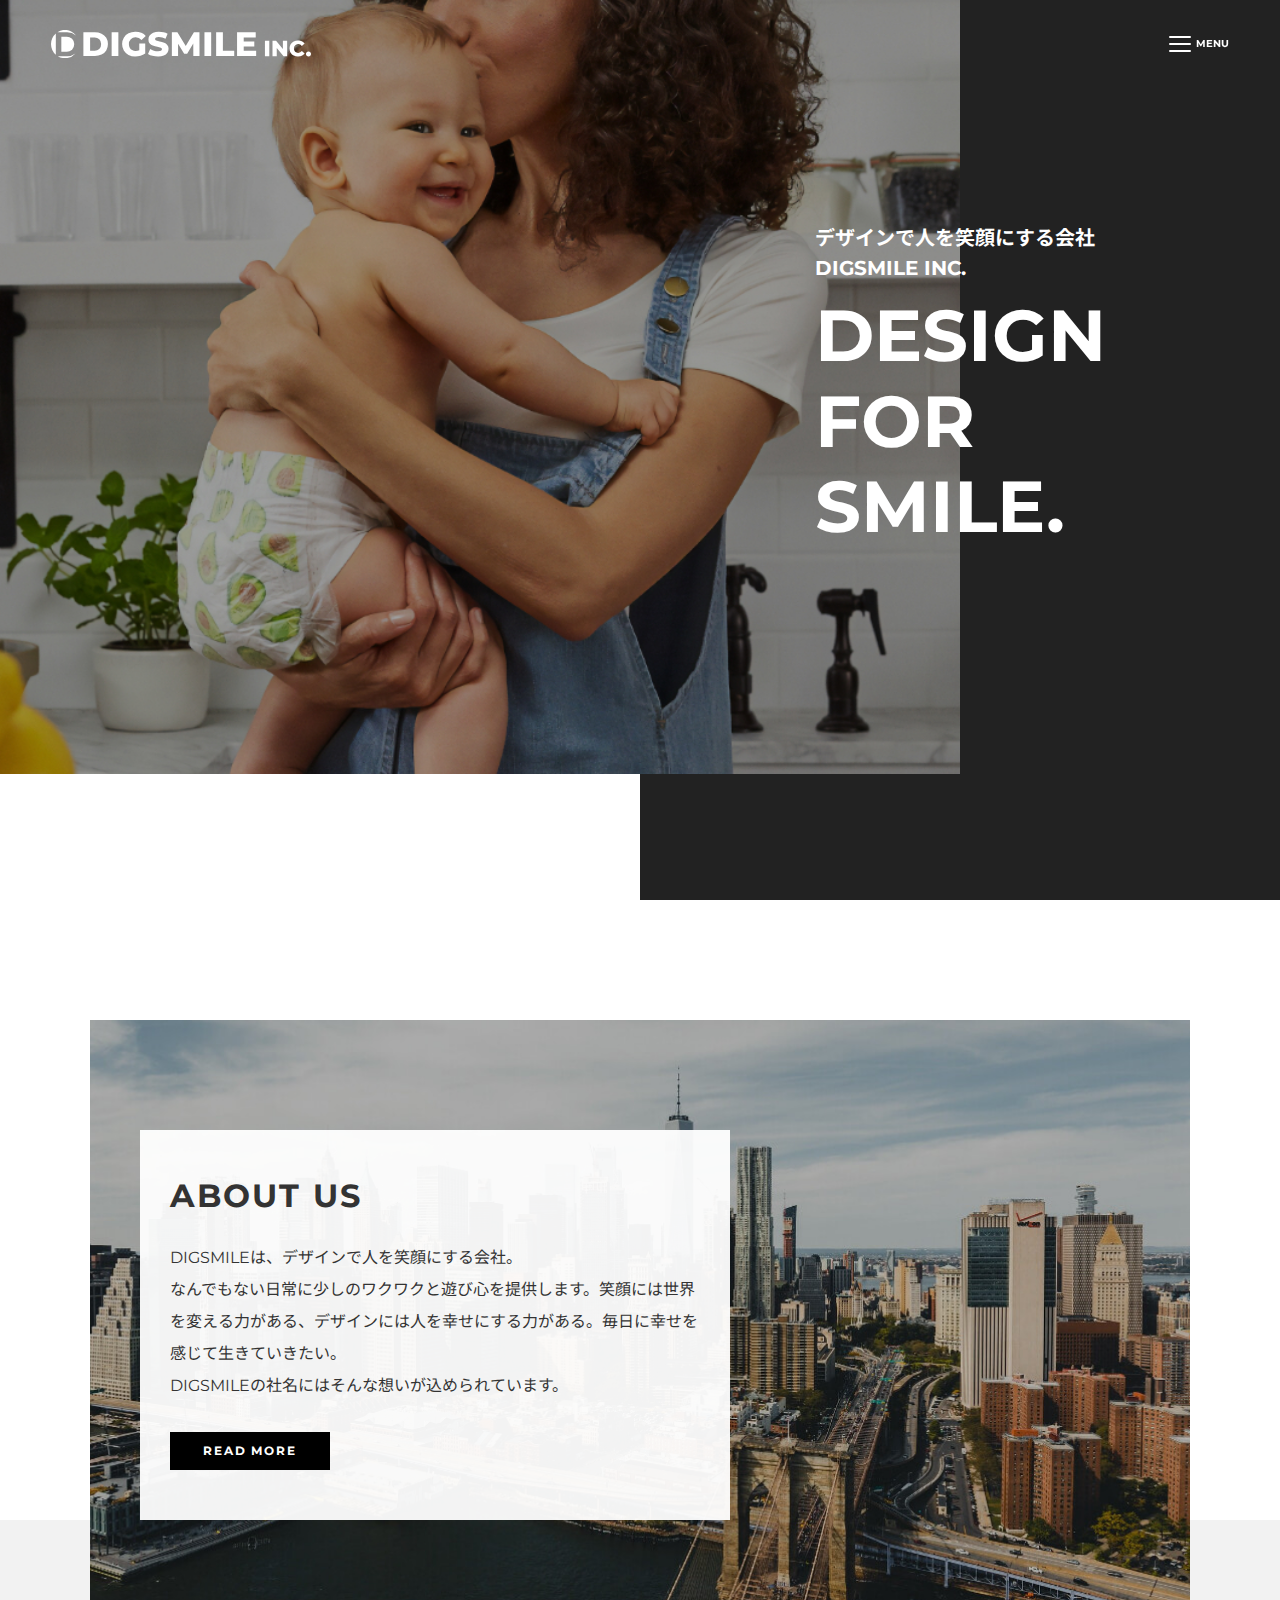
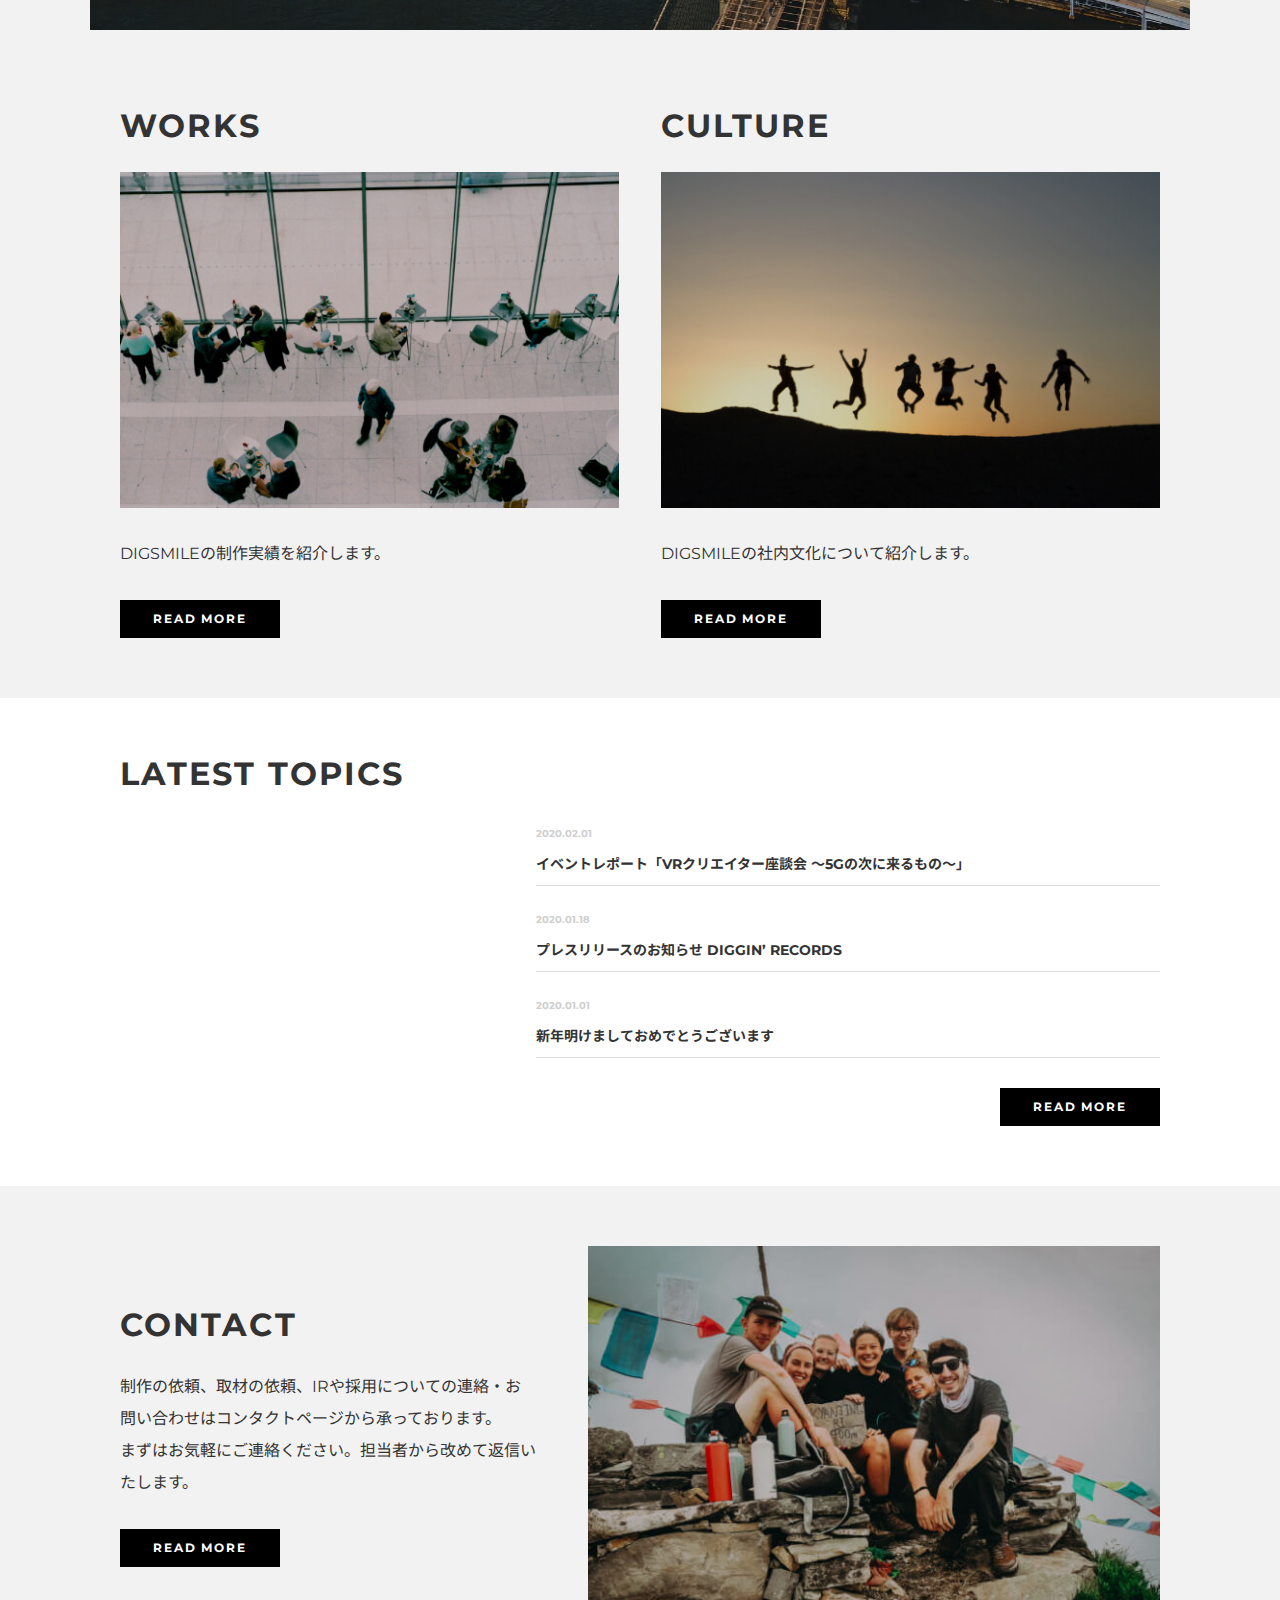
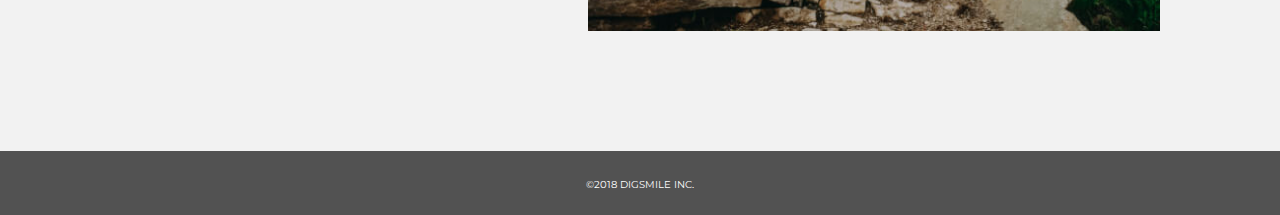
<file: index.html>
<!DOCTYPE html>
<html lang="ja">
<head>
    <meta charset="UTF-8">
    <meta name="viewport" content="width=device-width, initial-scale=1.0">
    <title>DIG SMILE.INC | デザインで人を笑顔にする会社</title>
    <meta name="description" content="DIG SMILE.INC デザインで人を笑顔にする会社">
    <meta name="robots" content="noindex">

    <!-- CSS -->
    <link rel="stylesheet" href="css/reset.css">
    <link rel="preconnect" href="https://fonts.gstatic.com">
    <link href="https://fonts.googleapis.com/css2?family=Montserrat:wght@400;500;800&family=Noto+Sans+JP:wght@400;700&display=swap" rel="stylesheet">
    <link rel="stylesheet" href="css/style.css">

    <script src="https://code.jquery.com/jquery-3.5.1.min.js"></script>

</head>
<body>
    <!-- header -->
    <header class="header-wrapper">
        <h1 class="header-logo">
            <svg xmlns="http://www.w3.org/2000/svg" width="260" height="28.204" viewBox="0 0 260 28.204">
                <g id="site-logo" transform="translate(-59 -29)">
                <path id="前面オブジェクトで型抜き_1" data-name="前面オブジェクトで型抜き 1" d="M14,35.2A13.9,13.9,0,0,1,6.785,33.19h8.848a14.228,14.228,0,0,0,8.847-2.739A13.97,13.97,0,0,1,14,35.2ZM4.822,31.752h0a14.17,14.17,0,0,1,0-21.3Zm10.54-3.117H10.33V13.771h5.032a8.094,8.094,0,0,1,5.682,1.994,7.233,7.233,0,0,1,2.138,5.439,7.234,7.234,0,0,1-2.138,5.439,8.093,8.093,0,0,1-5.682,1.99ZM25.007,12.39a13.9,13.9,0,0,0-9.373-3.174H6.463a13.932,13.932,0,0,1,13.76-.749,14.157,14.157,0,0,1,4.785,3.922Z" transform="translate(59 22)" fill="#fff"/>
                <path id="DIGSMILE" d="M2.38-23.8H13.634a15.731,15.731,0,0,1,6.936,1.465,11.018,11.018,0,0,1,4.692,4.155,11.723,11.723,0,0,1,1.666,6.3,11.723,11.723,0,0,1-1.666,6.3A11.018,11.018,0,0,1,20.57-1.423,15.731,15.731,0,0,1,13.634.042H2.38ZM13.362-5.34a6.893,6.893,0,0,0,4.913-1.737,6.262,6.262,0,0,0,1.853-4.8,6.262,6.262,0,0,0-1.853-4.8,6.893,6.893,0,0,0-4.913-1.737H9.112V-5.34ZM30.634-23.8h6.732V.042H30.634ZM58.276-12.39h5.95v9.877A15.5,15.5,0,0,1,59.534-.265a18.642,18.642,0,0,1-5.3.783A14.166,14.166,0,0,1,47.5-1.065a11.8,11.8,0,0,1-4.692-4.411,12.18,12.18,0,0,1-1.7-6.4,12.18,12.18,0,0,1,1.7-6.4,11.747,11.747,0,0,1,4.726-4.411,14.514,14.514,0,0,1,6.834-1.584,15.2,15.2,0,0,1,5.984,1.124,11.536,11.536,0,0,1,4.42,3.236l-4.284,3.883a7.546,7.546,0,0,0-5.78-2.657,6.693,6.693,0,0,0-4.93,1.856,6.67,6.67,0,0,0-1.87,4.955,7.208,7.208,0,0,0,.85,3.525,6.1,6.1,0,0,0,2.38,2.418,6.969,6.969,0,0,0,3.5.868,8.588,8.588,0,0,0,3.638-.783ZM77.044.519A21.967,21.967,0,0,1,71.434-.2,13.786,13.786,0,0,1,67.014-2.1l2.21-4.973a14.289,14.289,0,0,0,3.706,1.7,14.086,14.086,0,0,0,4.148.647q3.876,0,3.876-1.941a1.607,1.607,0,0,0-1.105-1.516A20.3,20.3,0,0,0,76.3-9.222a33.866,33.866,0,0,1-4.488-1.243,7.554,7.554,0,0,1-3.094-2.129,5.758,5.758,0,0,1-1.292-3.951,6.848,6.848,0,0,1,1.19-3.934,7.965,7.965,0,0,1,3.553-2.776,14.6,14.6,0,0,1,5.8-1.022,20.415,20.415,0,0,1,4.624.528A14.146,14.146,0,0,1,86.6-22.2l-2.074,5.007a13.837,13.837,0,0,0-6.6-1.839,5.522,5.522,0,0,0-2.924.6,1.787,1.787,0,0,0-.918,1.55,1.536,1.536,0,0,0,1.088,1.43,19.646,19.646,0,0,0,3.5.988,32.762,32.762,0,0,1,4.5,1.243,7.779,7.779,0,0,1,3.094,2.112,5.646,5.646,0,0,1,1.309,3.934A6.714,6.714,0,0,1,86.394-3.3,8.114,8.114,0,0,1,82.824-.52,14.418,14.418,0,0,1,77.044.519ZM112.336.042l-.068-12.636-6.12,10.286h-2.992L97.07-12.253V.042H90.848V-23.8H96.39l8.364,13.76,8.16-13.76h5.542L118.524.042ZM123.454-23.8h6.732V.042h-6.732Zm11.7,0h6.732V-5.305h11.356V.042H135.15Zm40.018,18.63V.042H156.06V-23.8h18.666v5.211h-12v4.019H173.3v5.041H162.724v4.359Z" transform="translate(89 55)" fill="#fff"/>
                <path id="INC." d="M1.54-15.4H5.9V0H1.54Zm22.22,0V0H20.174l-6.8-8.206V0H9.108V-15.4h3.586l6.8,8.206V-15.4ZM34.628.308A9.114,9.114,0,0,1,30.283-.715a7.65,7.65,0,0,1-3.025-2.849,7.858,7.858,0,0,1-1.1-4.136,7.858,7.858,0,0,1,1.1-4.136,7.65,7.65,0,0,1,3.025-2.849,9.114,9.114,0,0,1,4.345-1.023,9.326,9.326,0,0,1,3.806.748A7.323,7.323,0,0,1,41.25-12.8L38.478-10.3a4.56,4.56,0,0,0-3.63-1.8,4.48,4.48,0,0,0-2.233.55A3.817,3.817,0,0,0,31.1-10a4.773,4.773,0,0,0-.539,2.3A4.773,4.773,0,0,0,31.1-5.4,3.817,3.817,0,0,0,32.615-3.85a4.48,4.48,0,0,0,2.233.55,4.56,4.56,0,0,0,3.63-1.8L41.25-2.6A7.323,7.323,0,0,1,38.434-.44,9.326,9.326,0,0,1,34.628.308ZM45.1.2a2.462,2.462,0,0,1-1.782-.7,2.377,2.377,0,0,1-.726-1.782,2.35,2.35,0,0,1,.715-1.782A2.5,2.5,0,0,1,45.1-4.752a2.485,2.485,0,0,1,1.8.682,2.369,2.369,0,0,1,.7,1.782,2.4,2.4,0,0,1-.715,1.782A2.452,2.452,0,0,1,45.1.2Z" transform="translate(271.392 55.205)" fill="#fff"/>
                </g>
            </svg>
        </h1>
        <button class="burger-btn" id="burger-btn">
            <span class="bars">
                <span class="bar bar-top"></span>
                <span class="bar bar-mid"></span>
                <span class="bar bar-bottom"></span>
            </span>
            <span class="menu">MENU</span>
        </button>
        <nav class="header-nav" id="header-nav">
            <h2 class="burger-nav-logo" id="burger-nav-logo">
                <img src="images/logo.svg" alt="DIGSMILE INC.">
            </h2>
            <ul>
                <li><a href="#about">ABOUT US</a></li>
                <li><a href="#works-culture">WORKS</a></li>
                <li><a href="#works-culture">CULTURE</a></li>
                <li><a href="#topics">TOPICS</a></li>
                <li><a href="#contact">CONTACT</a></li>
            </ul>
        </nav>
        <span class="burger-musk"></span>
    </header>
    <!-- //header -->

    <!-- fv -->
    <div class="fv" id="fv">
        <div class="fv-image-wrapper">
            <div class="fv-title-box">
                <h2 class="fv-jptitle">
                    デザインで人を笑顔にする会社<br>
                    DIGSMILE INC.
                </h2>
                <h1 class="fv-entitle">
                    DESIGN<br>FOR<br>SMILE.
                </h1>
            </div>
        </div>
    </div>
    <!-- fv -->

    <main>
        <div class="about-bg">
            <div class="about-wrapper">
                <section id="about">
                    <div class="about-box">
                        <h2 class="section-title">ABOUT US</h2>
                        <p class="section-text">
                            DIGSMILEは、デザインで人を笑顔にする会社。<br>
                            なんでもない日常に少しのワクワクと遊び心を提供します。笑顔には世界を変える力がある、デザインには人を幸せにする力がある。毎日に幸せを感じて生きていきたい。<br>
                            DIGSMILEの社名にはそんな想いが込められています。
                        </p>
                        <a href="about.html" class="button">READ MORE</a>
                    </div>
                </section>
            </div>
        </div>

        <div class="works-culture-bg">
            <div class="wrapper">
                <section id="works-culture">
                    <div class="works">
                        <h2 class="section-title">WORKS</h2>
                        <img class="works-culture-image" src="images/works-img@2x.jpg" alt="制作実績">
                        <p class="section-text">
                            DIGSMILEの制作実績を紹介します。
                        </p>
                        <a href="#" class="button">READ MORE</a>
                    </div>
                    <div class="culture">
                        <h2 class="section-title">CULTURE</h2>
                        <img class="works-culture-image" src="images/culture-img@2x.jpg" alt="社内文化">
                        <p class="section-text">
                            DIGSMILEの社内文化について紹介します。
                        </p>
                        <a href="#" class="button">READ MORE</a>
                    </div>
                </section>
            </div>
        </div>

        <div class="wrapper">
            <section id="topics">
                <h2 class="section-title">LATEST TOPICS</h2>
                <div class="topics-box">
                    <ul>
                        <li>
                            <a href="#">
                                <span class="date">2020.02.01</span>
                                <p class="topics-title">イベントレポート「VRクリエイター座談会 〜5Gの次に来るもの〜」</p>
                            </a>
                        </li>
                        <li>
                            <a href="#">
                                <span class="date">2020.01.18</span>
                                <p class="topics-title">プレスリリースのお知らせ DIGGIN’ RECORDS</p>
                            </a>
                        </li>
                        <li>
                            <a href="#">
                                <span class="date">2020.01.01</span>
                                <p class="topics-title">新年明けましておめでとうございます</p>
                            </a>
                        </li>
                    </ul>
                    <a href="#" class="button">READ MORE</a>
                </div>
            </section>
        </div>

        <div class="contact-bg">
            <div class="wrapper">
                <section id="contact">
                    <div class="contact-box">
                        <h2 class="section-title">CONTACT</h2>
                        <p class="section-text">
                            制作の依頼、取材の依頼、IRや採用についての連絡・お問い合わせはコンタクトページから承っております。<br>
                            まずはお気軽にご連絡ください。担当者から改めて返信いたします。
                        </p>
                        <a href="contact.html" class="button">READ MORE</a>
                    </div>
                    <img class="contact-image" src="images/recruit-img@2x.jpg" alt="お問い合わせ">
                </section>
            </div>
        </div>
    </main>

    <footer>
        <div class="wrapper">
            <p><small>&copy;2018 DIGSMILE INC.</small></p>
        </div>
    </footer>

    <script src="script.js"></script>
    
</body>
</html>
</file>
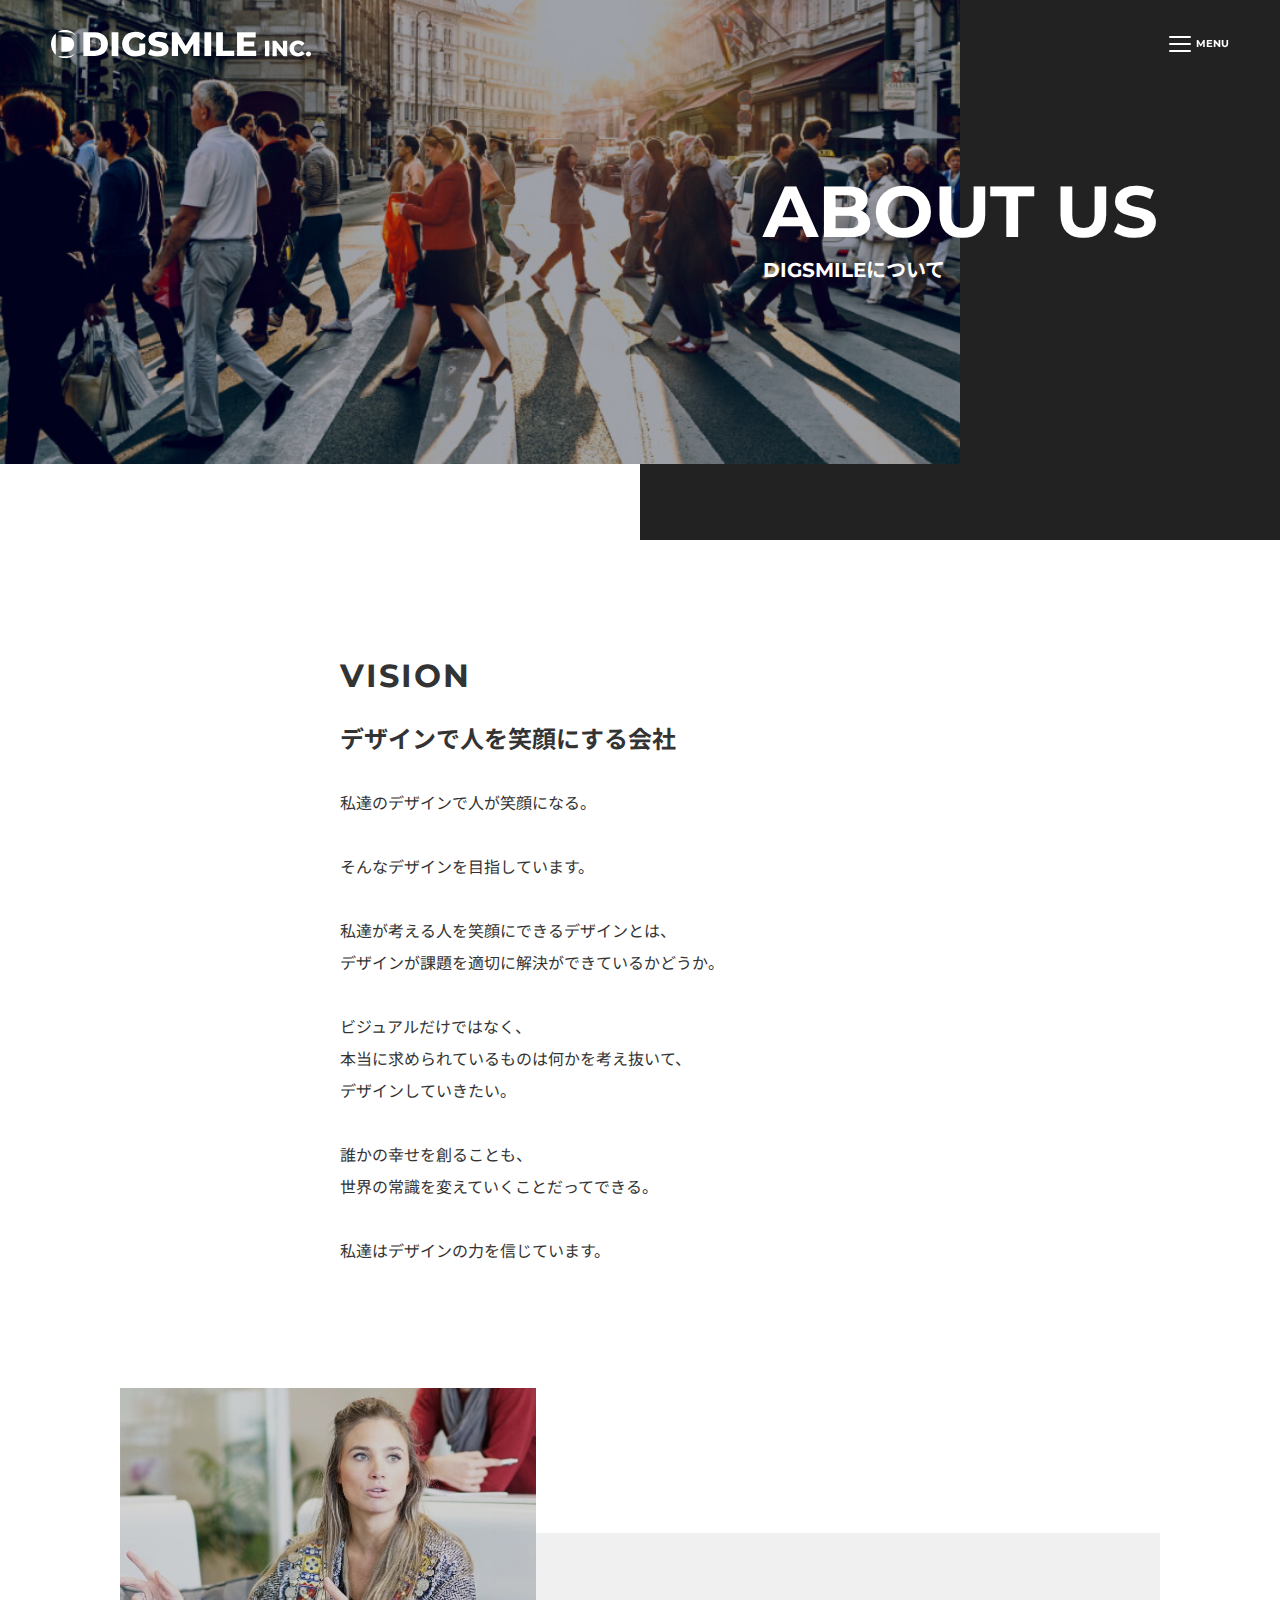
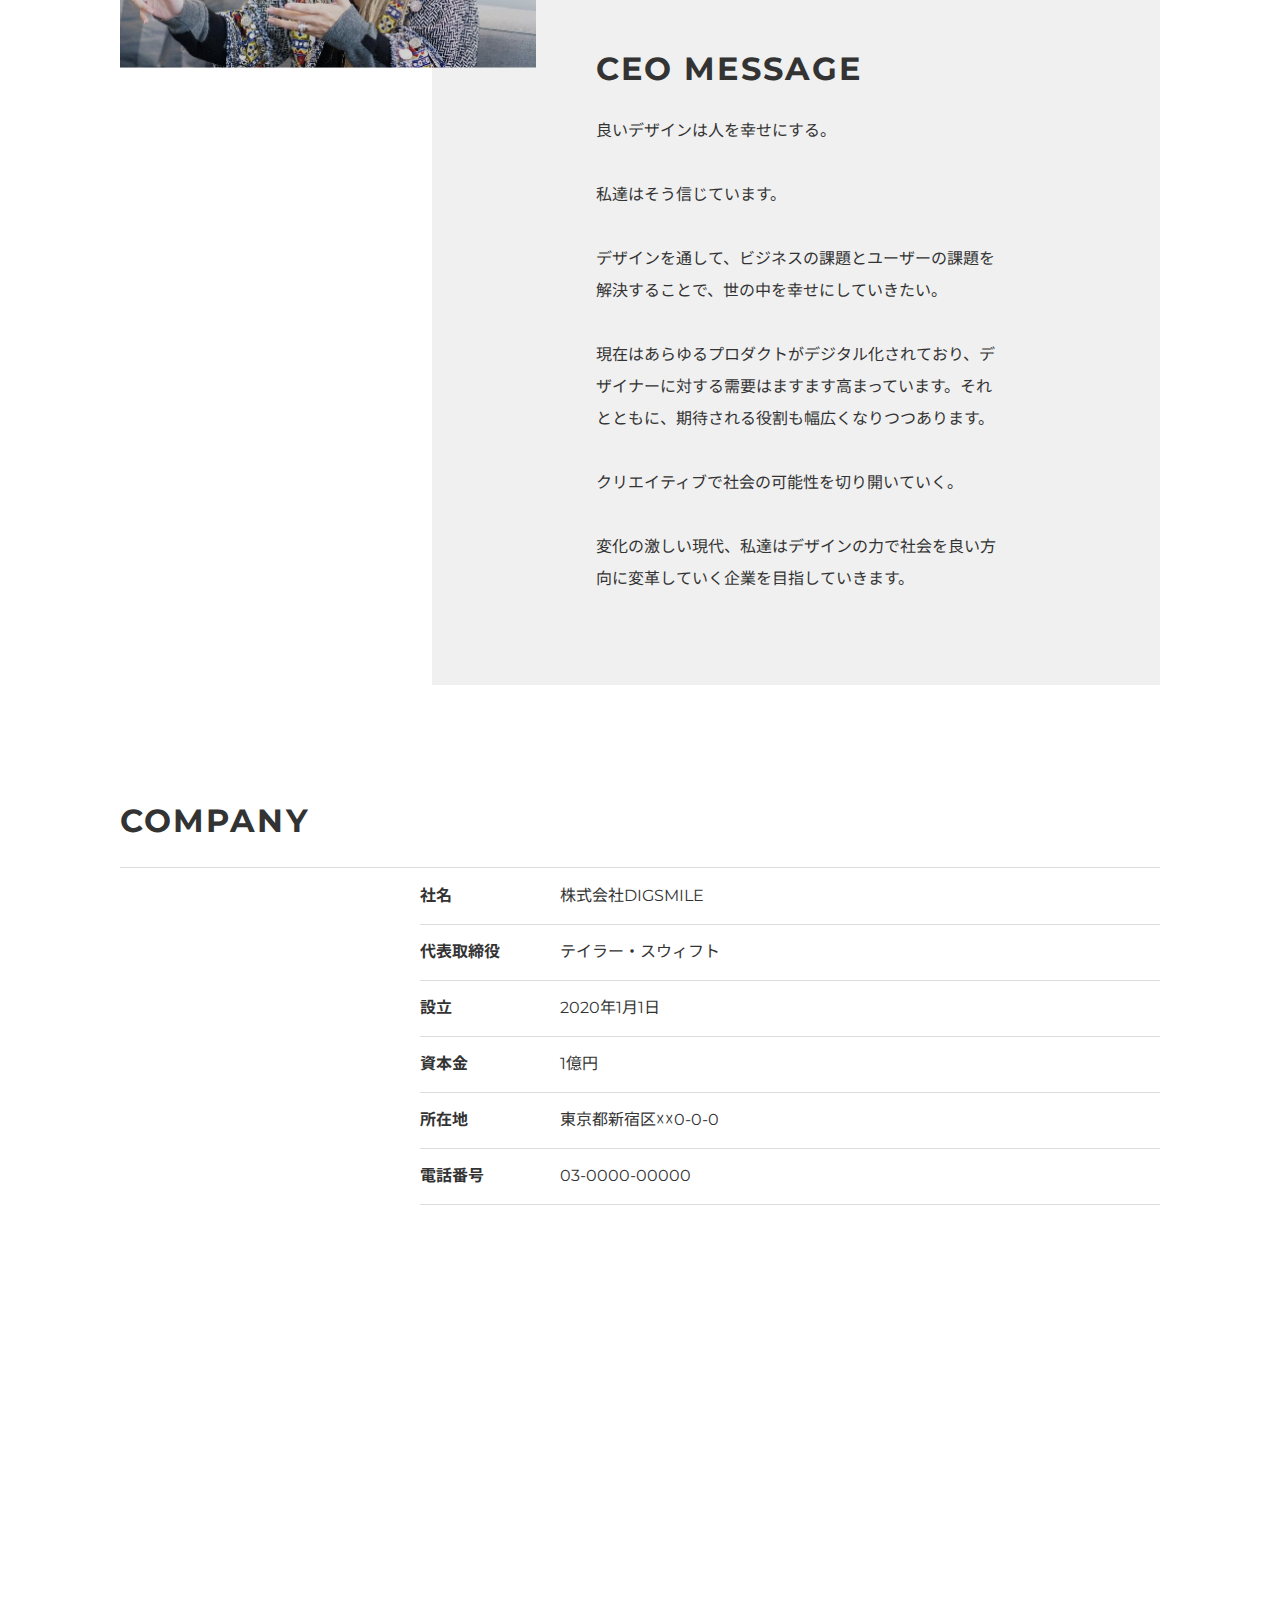
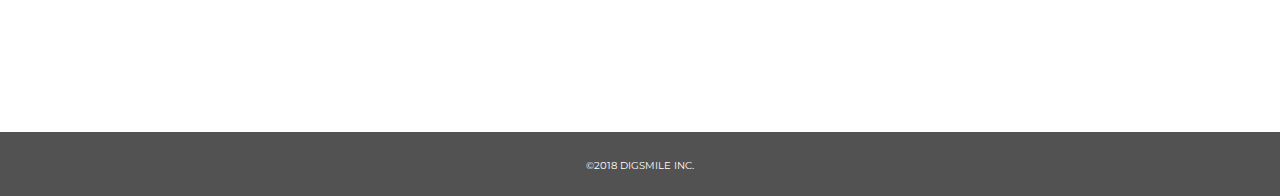
<file: about.html>
<!DOCTYPE html>
<html lang="ja">
<head>
    <meta charset="UTF-8">
    <meta name="viewport" content="width=device-width, initial-scale=1.0">
    <title>DIG SMILE.INC | DIG SMILEについて</title>
    <meta name="description" content="DIG SMILEについて">
    <meta name="robots" content="noindex">

    <!-- CSS -->
    <link rel="stylesheet" href="css/reset.css">
    <link rel="preconnect" href="https://fonts.gstatic.com">
    <link href="https://fonts.googleapis.com/css2?family=Montserrat:wght@400;500;800&family=Noto+Sans+JP:wght@400;700&display=swap" rel="stylesheet">
    <link rel="stylesheet" href="css/style.css">

    <script src="https://code.jquery.com/jquery-3.5.1.min.js"></script>

</head>
<body>
    <!-- header -->
    <header class="header-wrapper">
        <h1 class="header-logo">
            <a href="index.html">
                <svg xmlns="http://www.w3.org/2000/svg" width="260" height="28.204" viewBox="0 0 260 28.204">
                    <g id="site-logo" transform="translate(-59 -29)">
                    <path id="前面オブジェクトで型抜き_1" data-name="前面オブジェクトで型抜き 1" d="M14,35.2A13.9,13.9,0,0,1,6.785,33.19h8.848a14.228,14.228,0,0,0,8.847-2.739A13.97,13.97,0,0,1,14,35.2ZM4.822,31.752h0a14.17,14.17,0,0,1,0-21.3Zm10.54-3.117H10.33V13.771h5.032a8.094,8.094,0,0,1,5.682,1.994,7.233,7.233,0,0,1,2.138,5.439,7.234,7.234,0,0,1-2.138,5.439,8.093,8.093,0,0,1-5.682,1.99ZM25.007,12.39a13.9,13.9,0,0,0-9.373-3.174H6.463a13.932,13.932,0,0,1,13.76-.749,14.157,14.157,0,0,1,4.785,3.922Z" transform="translate(59 22)" fill="#fff"/>
                    <path id="DIGSMILE" d="M2.38-23.8H13.634a15.731,15.731,0,0,1,6.936,1.465,11.018,11.018,0,0,1,4.692,4.155,11.723,11.723,0,0,1,1.666,6.3,11.723,11.723,0,0,1-1.666,6.3A11.018,11.018,0,0,1,20.57-1.423,15.731,15.731,0,0,1,13.634.042H2.38ZM13.362-5.34a6.893,6.893,0,0,0,4.913-1.737,6.262,6.262,0,0,0,1.853-4.8,6.262,6.262,0,0,0-1.853-4.8,6.893,6.893,0,0,0-4.913-1.737H9.112V-5.34ZM30.634-23.8h6.732V.042H30.634ZM58.276-12.39h5.95v9.877A15.5,15.5,0,0,1,59.534-.265a18.642,18.642,0,0,1-5.3.783A14.166,14.166,0,0,1,47.5-1.065a11.8,11.8,0,0,1-4.692-4.411,12.18,12.18,0,0,1-1.7-6.4,12.18,12.18,0,0,1,1.7-6.4,11.747,11.747,0,0,1,4.726-4.411,14.514,14.514,0,0,1,6.834-1.584,15.2,15.2,0,0,1,5.984,1.124,11.536,11.536,0,0,1,4.42,3.236l-4.284,3.883a7.546,7.546,0,0,0-5.78-2.657,6.693,6.693,0,0,0-4.93,1.856,6.67,6.67,0,0,0-1.87,4.955,7.208,7.208,0,0,0,.85,3.525,6.1,6.1,0,0,0,2.38,2.418,6.969,6.969,0,0,0,3.5.868,8.588,8.588,0,0,0,3.638-.783ZM77.044.519A21.967,21.967,0,0,1,71.434-.2,13.786,13.786,0,0,1,67.014-2.1l2.21-4.973a14.289,14.289,0,0,0,3.706,1.7,14.086,14.086,0,0,0,4.148.647q3.876,0,3.876-1.941a1.607,1.607,0,0,0-1.105-1.516A20.3,20.3,0,0,0,76.3-9.222a33.866,33.866,0,0,1-4.488-1.243,7.554,7.554,0,0,1-3.094-2.129,5.758,5.758,0,0,1-1.292-3.951,6.848,6.848,0,0,1,1.19-3.934,7.965,7.965,0,0,1,3.553-2.776,14.6,14.6,0,0,1,5.8-1.022,20.415,20.415,0,0,1,4.624.528A14.146,14.146,0,0,1,86.6-22.2l-2.074,5.007a13.837,13.837,0,0,0-6.6-1.839,5.522,5.522,0,0,0-2.924.6,1.787,1.787,0,0,0-.918,1.55,1.536,1.536,0,0,0,1.088,1.43,19.646,19.646,0,0,0,3.5.988,32.762,32.762,0,0,1,4.5,1.243,7.779,7.779,0,0,1,3.094,2.112,5.646,5.646,0,0,1,1.309,3.934A6.714,6.714,0,0,1,86.394-3.3,8.114,8.114,0,0,1,82.824-.52,14.418,14.418,0,0,1,77.044.519ZM112.336.042l-.068-12.636-6.12,10.286h-2.992L97.07-12.253V.042H90.848V-23.8H96.39l8.364,13.76,8.16-13.76h5.542L118.524.042ZM123.454-23.8h6.732V.042h-6.732Zm11.7,0h6.732V-5.305h11.356V.042H135.15Zm40.018,18.63V.042H156.06V-23.8h18.666v5.211h-12v4.019H173.3v5.041H162.724v4.359Z" transform="translate(89 55)" fill="#fff"/>
                    <path id="INC." d="M1.54-15.4H5.9V0H1.54Zm22.22,0V0H20.174l-6.8-8.206V0H9.108V-15.4h3.586l6.8,8.206V-15.4ZM34.628.308A9.114,9.114,0,0,1,30.283-.715a7.65,7.65,0,0,1-3.025-2.849,7.858,7.858,0,0,1-1.1-4.136,7.858,7.858,0,0,1,1.1-4.136,7.65,7.65,0,0,1,3.025-2.849,9.114,9.114,0,0,1,4.345-1.023,9.326,9.326,0,0,1,3.806.748A7.323,7.323,0,0,1,41.25-12.8L38.478-10.3a4.56,4.56,0,0,0-3.63-1.8,4.48,4.48,0,0,0-2.233.55A3.817,3.817,0,0,0,31.1-10a4.773,4.773,0,0,0-.539,2.3A4.773,4.773,0,0,0,31.1-5.4,3.817,3.817,0,0,0,32.615-3.85a4.48,4.48,0,0,0,2.233.55,4.56,4.56,0,0,0,3.63-1.8L41.25-2.6A7.323,7.323,0,0,1,38.434-.44,9.326,9.326,0,0,1,34.628.308ZM45.1.2a2.462,2.462,0,0,1-1.782-.7,2.377,2.377,0,0,1-.726-1.782,2.35,2.35,0,0,1,.715-1.782A2.5,2.5,0,0,1,45.1-4.752a2.485,2.485,0,0,1,1.8.682,2.369,2.369,0,0,1,.7,1.782,2.4,2.4,0,0,1-.715,1.782A2.452,2.452,0,0,1,45.1.2Z" transform="translate(271.392 55.205)" fill="#fff"/>
                    </g>
                </svg>
            </a>
        </h1>
        <button class="burger-btn" id="burger-btn">
            <span class="bars">
                <span class="bar bar-top"></span>
                <span class="bar bar-mid"></span>
                <span class="bar bar-bottom"></span>
            </span>
            <span class="menu">MENU</span>
        </button>
        <nav class="header-nav" id="header-nav">
            <h2 class="burger-nav-logo" id="burger-nav-logo">
                <a href="index.html">
                    <img src="images/logo.svg" alt="DIGSMILE INC.">
                </a>
            </h2>
            <ul>
                <li><a href="about.html">ABOUT US</a></li>
                <li><a href="index.html#works-culture">WORKS</a></li>
                <li><a href="index.html#works-culture">CULTURE</a></li>
                <li><a href="index.html#topics">TOPICS</a></li>
                <li><a href="contact.html">CONTACT</a></li>
            </ul>
        </nav>
        <span class="burger-musk"></span>
    </header>
    <!-- //header -->

    <!-- lower-fv -->
    <div class="lower-fv" id="fv">
        <div class="fv-image-wrapper about-fv">
            <div class="lower-fv-title-box">
                <h1 class="fv-entitle">
                    ABOUT US
                </h1>
                <h2 class="fv-jptitle">
                    DIGSMILEについて
                </h2>
            </div>
        </div>
    </div>
    <!-- lower-fv -->

    <main>
        <div class="wrapper">
            <section id="vision">
                <h2 class="section-title">VISION</h2>
                <h3 class="section-sub-title">
                    デザインで人を笑顔にする会社
                </h3>
                <p class="section-text">
                    私達のデザインで人が笑顔になる。<br>
                    <br>
                    そんなデザインを目指しています。<br>
                    <br>
                    私達が考える人を笑顔にできるデザインとは、<br>
                    デザインが課題を適切に解決ができているかどうか。<br>
                    <br>
                    ビジュアルだけではなく、<br>
                    本当に求められているものは何かを考え抜いて、<br>
                    デザインしていきたい。<br>
                    <br>
                    誰かの幸せを創ることも、<br>
                    世界の常識を変えていくことだってできる。<br>
                    <br>
                    私達はデザインの力を信じています。
                </p>
            </section>
        </div>

        <div class="wrapper">
            <section id="ceo">
                <img src="images/ceo-img@2x.jpg" alt="CEO写真" class="ceo-image">
                <div class="ceo-box">
                    <div class="ceo-message">
                        <h2 class="section-title">CEO MESSAGE</h2>
                        <p class="section-text">
                            良いデザインは人を幸せにする。<br>
                            <br>
                            私達はそう信じています。<br>
                            <br>
                            デザインを通して、ビジネスの課題とユーザーの課題を解決することで、世の中を幸せにしていきたい。<br>
                            <br>
                            現在はあらゆるプロダクトがデジタル化されており、デザイナーに対する需要はますます高まっています。それとともに、期待される役割も幅広くなりつつあります。<br>
                            <br>
                            クリエイティブで社会の可能性を切り開いていく。<br>
                            <br>
                            変化の激しい現代、私達はデザインの力で社会を良い方向に変革していく企業を目指していきます。
                        </p>
                    </div>
                </div>
            </section>
        </div>

        <section id="company">
            <div class="wrapper">
                <h2 class="section-title">COMPANY</h2>
                <table class="company-table">
                    <tr>
                        <th>社名</th>
                        <td>株式会社DIGSMILE</td>
                    </tr>
                    <tr>
                        <th>代表取締役</th>
                        <td>テイラー・スウィフト</td>
                    </tr>
                    <tr>
                        <th>設立</th>
                        <td>2020年1月1日</td>
                    </tr>
                    <tr>
                        <th>資本金</th>
                        <td>1億円</td>
                    </tr>
                    <tr>
                        <th>所在地</th>
                        <td>東京都新宿区☓☓0-0-0</td>
                    </tr>
                    <tr>
                        <th>電話番号</th>
                        <td>03-0000-00000</td>
                    </tr>
                </table>
                <div class="map">
                    <iframe src="https://www.google.com/maps/embed?pb=!1m18!1m12!1m3!1d3240.6679890845057!2d139.70786301537277!3d35.685176280193296!2m3!1f0!2f0!3f0!3m2!1i1024!2i768!4f13.1!3m3!1m2!1s0x60188cc21b93233f%3A0x6a1eb1b5a117f287!2z5paw5a6_5b6h6IuR!5e0!3m2!1sja!2sjp!4v1610508272269!5m2!1sja!2sjp" width="800" height="360" frameborder="0" style="border:0;" allowfullscreen="" aria-hidden="false" tabindex="0"></iframe>
                </div>
            </div>
        </section>

    </main>

    <footer>
        <div class="wrapper">
            <p><small>&copy;2018 DIGSMILE INC.</small></p>
        </div>
    </footer>

    <script src="script.js"></script>

</body>
</html>
</file>
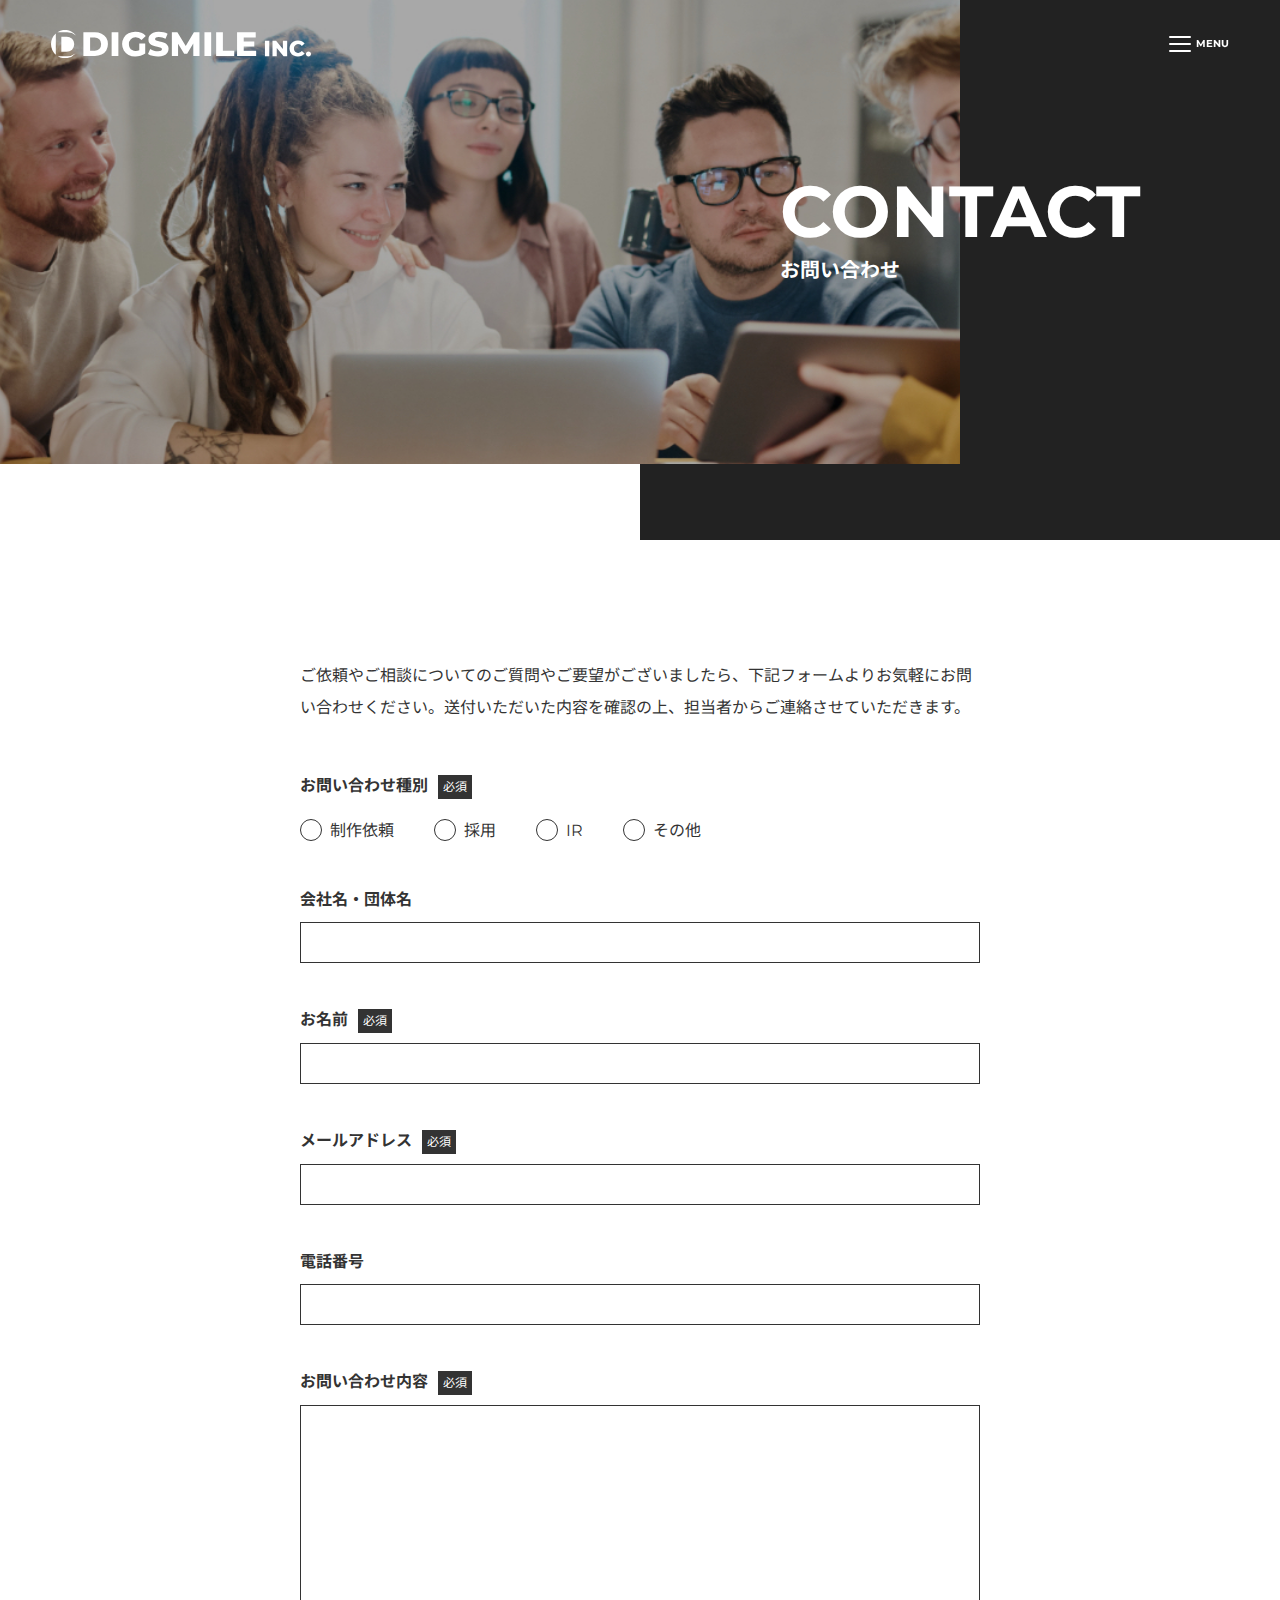
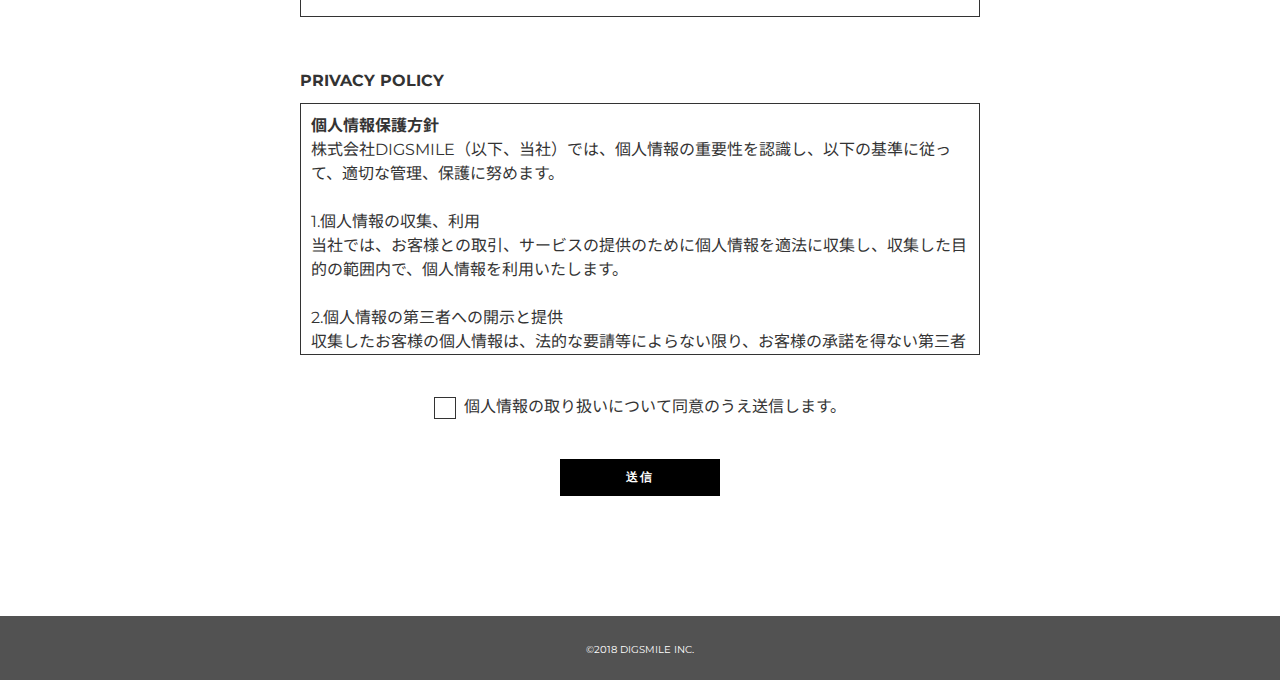
<file: contact.html>
<!DOCTYPE html>
<html lang="ja">
<head>
    <meta charset="UTF-8">
    <meta name="viewport" content="width=device-width, initial-scale=1.0">
    <title>DIG SMILE.INC | お問い合わせ</title>
    <meta name="description" content="お問い合わせ">

    <!-- CSS -->
    <link rel="stylesheet" href="css/reset.css">
    <link rel="preconnect" href="https://fonts.gstatic.com">
    <link href="https://fonts.googleapis.com/css2?family=Montserrat:wght@400;500;800&family=Noto+Sans+JP:wght@400;700&display=swap" rel="stylesheet">
    <link rel="stylesheet" href="css/style.css">

    <script src="https://code.jquery.com/jquery-3.5.1.min.js"></script>

</head>
<body>
    <!-- header -->
    <header class="header-wrapper">
        <h1 class="header-logo">
            <a href="index.html">
                <svg xmlns="http://www.w3.org/2000/svg" width="260" height="28.204" viewBox="0 0 260 28.204">
                    <g id="site-logo" transform="translate(-59 -29)">
                    <path id="前面オブジェクトで型抜き_1" data-name="前面オブジェクトで型抜き 1" d="M14,35.2A13.9,13.9,0,0,1,6.785,33.19h8.848a14.228,14.228,0,0,0,8.847-2.739A13.97,13.97,0,0,1,14,35.2ZM4.822,31.752h0a14.17,14.17,0,0,1,0-21.3Zm10.54-3.117H10.33V13.771h5.032a8.094,8.094,0,0,1,5.682,1.994,7.233,7.233,0,0,1,2.138,5.439,7.234,7.234,0,0,1-2.138,5.439,8.093,8.093,0,0,1-5.682,1.99ZM25.007,12.39a13.9,13.9,0,0,0-9.373-3.174H6.463a13.932,13.932,0,0,1,13.76-.749,14.157,14.157,0,0,1,4.785,3.922Z" transform="translate(59 22)" fill="#fff"/>
                    <path id="DIGSMILE" d="M2.38-23.8H13.634a15.731,15.731,0,0,1,6.936,1.465,11.018,11.018,0,0,1,4.692,4.155,11.723,11.723,0,0,1,1.666,6.3,11.723,11.723,0,0,1-1.666,6.3A11.018,11.018,0,0,1,20.57-1.423,15.731,15.731,0,0,1,13.634.042H2.38ZM13.362-5.34a6.893,6.893,0,0,0,4.913-1.737,6.262,6.262,0,0,0,1.853-4.8,6.262,6.262,0,0,0-1.853-4.8,6.893,6.893,0,0,0-4.913-1.737H9.112V-5.34ZM30.634-23.8h6.732V.042H30.634ZM58.276-12.39h5.95v9.877A15.5,15.5,0,0,1,59.534-.265a18.642,18.642,0,0,1-5.3.783A14.166,14.166,0,0,1,47.5-1.065a11.8,11.8,0,0,1-4.692-4.411,12.18,12.18,0,0,1-1.7-6.4,12.18,12.18,0,0,1,1.7-6.4,11.747,11.747,0,0,1,4.726-4.411,14.514,14.514,0,0,1,6.834-1.584,15.2,15.2,0,0,1,5.984,1.124,11.536,11.536,0,0,1,4.42,3.236l-4.284,3.883a7.546,7.546,0,0,0-5.78-2.657,6.693,6.693,0,0,0-4.93,1.856,6.67,6.67,0,0,0-1.87,4.955,7.208,7.208,0,0,0,.85,3.525,6.1,6.1,0,0,0,2.38,2.418,6.969,6.969,0,0,0,3.5.868,8.588,8.588,0,0,0,3.638-.783ZM77.044.519A21.967,21.967,0,0,1,71.434-.2,13.786,13.786,0,0,1,67.014-2.1l2.21-4.973a14.289,14.289,0,0,0,3.706,1.7,14.086,14.086,0,0,0,4.148.647q3.876,0,3.876-1.941a1.607,1.607,0,0,0-1.105-1.516A20.3,20.3,0,0,0,76.3-9.222a33.866,33.866,0,0,1-4.488-1.243,7.554,7.554,0,0,1-3.094-2.129,5.758,5.758,0,0,1-1.292-3.951,6.848,6.848,0,0,1,1.19-3.934,7.965,7.965,0,0,1,3.553-2.776,14.6,14.6,0,0,1,5.8-1.022,20.415,20.415,0,0,1,4.624.528A14.146,14.146,0,0,1,86.6-22.2l-2.074,5.007a13.837,13.837,0,0,0-6.6-1.839,5.522,5.522,0,0,0-2.924.6,1.787,1.787,0,0,0-.918,1.55,1.536,1.536,0,0,0,1.088,1.43,19.646,19.646,0,0,0,3.5.988,32.762,32.762,0,0,1,4.5,1.243,7.779,7.779,0,0,1,3.094,2.112,5.646,5.646,0,0,1,1.309,3.934A6.714,6.714,0,0,1,86.394-3.3,8.114,8.114,0,0,1,82.824-.52,14.418,14.418,0,0,1,77.044.519ZM112.336.042l-.068-12.636-6.12,10.286h-2.992L97.07-12.253V.042H90.848V-23.8H96.39l8.364,13.76,8.16-13.76h5.542L118.524.042ZM123.454-23.8h6.732V.042h-6.732Zm11.7,0h6.732V-5.305h11.356V.042H135.15Zm40.018,18.63V.042H156.06V-23.8h18.666v5.211h-12v4.019H173.3v5.041H162.724v4.359Z" transform="translate(89 55)" fill="#fff"/>
                    <path id="INC." d="M1.54-15.4H5.9V0H1.54Zm22.22,0V0H20.174l-6.8-8.206V0H9.108V-15.4h3.586l6.8,8.206V-15.4ZM34.628.308A9.114,9.114,0,0,1,30.283-.715a7.65,7.65,0,0,1-3.025-2.849,7.858,7.858,0,0,1-1.1-4.136,7.858,7.858,0,0,1,1.1-4.136,7.65,7.65,0,0,1,3.025-2.849,9.114,9.114,0,0,1,4.345-1.023,9.326,9.326,0,0,1,3.806.748A7.323,7.323,0,0,1,41.25-12.8L38.478-10.3a4.56,4.56,0,0,0-3.63-1.8,4.48,4.48,0,0,0-2.233.55A3.817,3.817,0,0,0,31.1-10a4.773,4.773,0,0,0-.539,2.3A4.773,4.773,0,0,0,31.1-5.4,3.817,3.817,0,0,0,32.615-3.85a4.48,4.48,0,0,0,2.233.55,4.56,4.56,0,0,0,3.63-1.8L41.25-2.6A7.323,7.323,0,0,1,38.434-.44,9.326,9.326,0,0,1,34.628.308ZM45.1.2a2.462,2.462,0,0,1-1.782-.7,2.377,2.377,0,0,1-.726-1.782,2.35,2.35,0,0,1,.715-1.782A2.5,2.5,0,0,1,45.1-4.752a2.485,2.485,0,0,1,1.8.682,2.369,2.369,0,0,1,.7,1.782,2.4,2.4,0,0,1-.715,1.782A2.452,2.452,0,0,1,45.1.2Z" transform="translate(271.392 55.205)" fill="#fff"/>
                    </g>
                </svg>
            </a>
        </h1>
        <button class="burger-btn" id="burger-btn">
            <span class="bars">
                <span class="bar bar-top"></span>
                <span class="bar bar-mid"></span>
                <span class="bar bar-bottom"></span>
            </span>
            <span class="menu">MENU</span>
        </button>
        <nav class="header-nav" id="header-nav">
            <h2 class="burger-nav-logo" id="burger-nav-logo">
                <a href="index.html">
                    <img src="images/logo.svg" alt="DIGSMILE INC.">
                </a>
            </h2>
            <ul>
                <li><a href="about.html">ABOUT US</a></li>
                <li><a href="index.html#works-culture">WORKS</a></li>
                <li><a href="index.html#works-culture">CULTURE</a></li>
                <li><a href="index.html#topics">TOPICS</a></li>
                <li><a href="contact.html">CONTACT</a></li>
            </ul>
        </nav>
        <span class="burger-musk"></span>
    </header>
    <!-- //header -->

    <!-- lower-fv -->
    <div class="lower-fv" id="fv">
        <div class="fv-image-wrapper contact-fv">
            <div class="lower-fv-title-box">
                <h1 class="fv-entitle">
                    CONTACT
                </h1>
                <h2 class="fv-jptitle">
                    お問い合わせ
                </h2>
            </div>
        </div>
    </div>
    <!-- lower-fv -->

    <main>
        <section id="form">
            <div class="form-wrapper">
                <p class="contact-section-text">
                    ご依頼やご相談についてのご質問やご要望がございましたら、下記フォームよりお気軽にお問い合わせください。送付いただいた内容を確認の上、担当者からご連絡させていただきます。
                </p>

                <form action="#">
                    <div class="form-item">
                        <p class="radio-label">お問い合わせ種別<span class="required">必須</span></p>
                        <div class="radio-box">
                            <div class="radio-item">
                                <input type="radio" id="request" name="genre">
                                <label for="request">制作依頼</label>
                            </div>
    
                            <div class="radio-item">
                                <input type="radio" id="reqruit" name="genre">
                                <label for="reqruit">採用</label>
                            </div>
    
                            <div class="radio-item">
                                <input type="radio" id="ir" name="genre">
                                <label for="ir">IR</label>
                            </div>

                            <div class="radio-item">
                                <input type="radio" id="other" name="genre">
                                <label for="other">その他</label>
                            </div>
                        </div>
                    </div>
    
                    <div class="form-item">
                        <label for="company-name">会社名・団体名</label>
                        <input type="text" id="company-name" name="your-company-name">
                    </div>

                    <div class="form-item">
                        <label for="name">お名前<span class="required">必須</span></label>
                        <input type="text" id="name" name="your-name">
                    </div>
    
                    <div class="form-item">
                        <label for="email">メールアドレス<span class="required">必須</span></label>
                        <input type="email" id="email" name="your-email">
                    </div>
                    
                    <div class="form-item">
                        <label for="tel">電話番号</label>
                        <input type="tel" id="tel" name="your-number">
                    </div>

                    <div class="form-item">
                        <label for="message">お問い合わせ内容<span class="required">必須</span></label>
                        <textarea name="your-message" id="message" cols="30" rows="10"></textarea>
                    </div>

                    <div class="privacy">
                        <p>PRIVACY POLICY</p>
                        <div class="privacy-box">
                            <p>
                                <span class="privacy-bold">個人情報保護方針</span><br>
                                株式会社DIGSMILE（以下、当社）では、個人情報の重要性を認識し、以下の基準に従って、適切な管理、保護に努めます。<br>
                                <br>
                                1.個人情報の収集、利用<br>
                                当社では、お客様との取引、サービスの提供のために個人情報を適法に収集し、収集した目的の範囲内で、個人情報を利用いたします。<br>
                                <br>
                                2.個人情報の第三者への開示と提供<br>
                                収集したお客様の個人情報は、法的な要請等によらない限り、お客様の承諾を得ない第三者に対して提供・開示はいたしません。<br>
                                業務の都合上、業務委託先に個人情報を提供する場合は、機密保持契約等によって業務委託先に個人情報保護を義務付けるとともに、業務委託先が適切に個人情報を取り扱うように管理いたします。<br>
                                <br>
                                3.個人情報の保護<br>
                                当社では、個人情報の紛失、破壊、改ざん、不正アクセス、および漏えい等を防止するため、適切な対策を行います。<br>
                                <br>
                                4.法令および関連規範の遵守<br>
                                当社は、個人情報の取り扱いに関して、個人情報保護法をはじめとする個人情報に関する法令および関連する規範を遵守します。<br>
                                <br>
                                5.個人情報の開示・訂正・削除<br>
                                当社では、個人情報の開示・訂正・削除等の依頼があった場合、情報提供者本人であることを確認の上、すみやかに対応いたします。<br>
                                <br>
                                法令や当社方針により、プライバシー・ポリシーを予告なく改訂することがあります。<br>
                                <br>
                                お問い合わせ窓口<br>
                                当社の個人情報の取扱いに関するお問い合わせは下記までご連絡お願いいたします。<br>
                                株式会社ファイアープレイス<br>
                                044-589-4333
                            </p>
                        </div>
                    </div>

                    <div class="confirm">
                        <label>
                            <input type="checkbox" id="confirm" name="confirm">
                            <label for="confirm" class="confirm-label">個人情報の取り扱いについて同意のうえ送信します。</ｌ>
                        </label>
                    </div>
    
                    <div class="submit">
                        <input type="submit" class="button submit-button" value="送信">
                    </div>
                </form>

            </div>
        </section>
    </main>

    <footer>
        <div class="wrapper">
            <p><small>&copy;2018 DIGSMILE INC.</small></p>
        </div>
    </footer>

    <script src="script.js"></script>

</body>
</html>
</file>
<file: css/style.css>
@charset "UTF-8";
/* 共通部分
----------------------------------------- */
* {
  -webkit-box-sizing: border-box;
          box-sizing: border-box;
}

html {
  font-size: 62.5%;
}

body {
  font-size: 1.6rem;
  font-family: 'Montserrat',"Noto Sans JP",'Arial',YuGothic,'Yu Gothic','Hiragino Kaku Gothic ProN','ヒラギノ角ゴ ProN W3',sans-serif;
  color: #333333;
  line-height: 1.5;
}

img {
  max-width: 100%;
}

a {
  color: inherit;
  text-decoration: none;
}

.wrapper {
  max-width: 1100px;
  margin: 0 auto;
  padding: 0 30px;
}

.section-title {
  font-size: 3.2rem;
  font-weight: bold;
  letter-spacing: 2.1px;
  line-height: 1;
}

.section-sub-title {
  font-size: 2.4rem;
  font-weight: bold;
  padding-top: 30px;
}

.section-text {
  line-height: 2;
  padding-top: 30px;
}

.button {
  display: inline-block;
  background-color: #000;
  color: #fff;
  font-size: 1.2rem;
  letter-spacing: 0.18rem;
  font-weight: bold;
  text-align: center;
  padding: 10px 0;
  margin-top: 30px;
  width: 160px;
  cursor: pointer;
}

.button:hover {
  background-color: #838383;
  -webkit-transition: all 0.3s;
  transition: all 0.3s;
}

/* header
----------------------------------------- */
.header-wrapper {
  display: -webkit-box;
  display: -ms-flexbox;
  display: flex;
  -webkit-box-pack: justify;
      -ms-flex-pack: justify;
          justify-content: space-between;
  -webkit-box-align: center;
      -ms-flex-align: center;
          align-items: center;
  color: #ffffff;
}

.header-logo {
  width: 260px;
  position: fixed;
  top: 30px;
  left: 4vw;
  z-index: 2;
  cursor: pointer;
}

.header-logo.black svg path {
  fill: #333;
  -webkit-transition: fill .3s;
  transition: fill .3s;
}

.header-logo:hover {
  opacity: 0.5;
  -webkit-transition: all 0.3s;
  transition: all 0.3s;
}

.burger-btn {
  display: -webkit-box;
  display: -ms-flexbox;
  display: flex;
  -webkit-box-align: center;
      -ms-flex-align: center;
          align-items: center;
  color: #fff;
  background-color: transparent;
  border: none;
  cursor: pointer;
  outline: none;
  padding: 0;
  -webkit-appearance: none;
     -moz-appearance: none;
          appearance: none;
  position: fixed;
  top: 36px;
  right: 4vw;
  z-index: 3;
}

.burger-btn:hover {
  opacity: 0.5;
  -webkit-transition: all 0.3s;
  transition: all 0.3s;
}

.burger-btn .bars .bar {
  content: "";
  display: block;
  width: 22px;
  height: 2px;
  border-radius: 5px;
  background-color: #fff;
}

.burger-btn .bars .bar.black {
  background-color: #333;
  -webkit-transition: .1s;
  transition: .1s;
}

.burger-btn .bars .bar.bar-top {
  -webkit-transform: translateY(-5px);
          transform: translateY(-5px);
}

.burger-btn .bars .bar.bar-bottom {
  -webkit-transform: translateY(5px);
          transform: translateY(5px);
}

.burger-btn .bars .bar.close.bar-top {
  -webkit-transform: translate(-25%, 1px) rotate(45deg);
          transform: translate(-25%, 1px) rotate(45deg);
  -webkit-transition: -webkit-transform .3s;
  transition: -webkit-transform .3s;
  transition: transform .3s;
  transition: transform .3s, -webkit-transform .3s;
  background-color: #fff;
}

.burger-btn .bars .bar.close.bar-mid {
  opacity: 0;
  -webkit-transition: opacity .3s;
  transition: opacity .3s;
}

.burger-btn .bars .bar.close.bar-bottom {
  -webkit-transform: translate(-25%, -3px) rotate(-45deg);
          transform: translate(-25%, -3px) rotate(-45deg);
  -webkit-transition: -webkit-transform .3s;
  transition: -webkit-transform .3s;
  transition: transform .3s;
  transition: transform .3s, -webkit-transform .3s;
  background-color: #fff;
}

.burger-btn .menu {
  font-size: 1.0rem;
  font-weight: bold;
  padding-left: 5px;
}

.burger-btn .menu.black {
  color: #333;
  -webkit-transition: .1s;
  transition: .1s;
}

/* ヘッダーメニュー */
.header-nav {
  position: fixed;
  top: 0;
  right: 0;
  z-index: 2;
  width: 33vw;
  height: 100vh;
  background-color: rgba(34, 34, 34, 0.95);
  padding-top: 120px;
  display: -webkit-box;
  display: -ms-flexbox;
  display: flex;
  -webkit-box-orient: vertical;
  -webkit-box-direction: normal;
      -ms-flex-direction: column;
          flex-direction: column;
  -webkit-box-align: center;
      -ms-flex-align: center;
          align-items: center;
  -webkit-transform: translateX(100%);
          transform: translateX(100%);
  -webkit-transition: .3s;
  transition: .3s;
}

.header-nav.slide-in {
  -webkit-transform: translateX(0);
          transform: translateX(0);
  -webkit-transition: .3s;
  transition: .3s;
}

.header-nav .burger-nav-logo {
  width: 60px;
  cursor: pointer;
}

.header-nav .burger-nav-logo:hover {
  opacity: 0.5;
  -webkit-transition: all 0.3s;
  transition: all 0.3s;
}

.header-nav ul {
  display: -webkit-box;
  display: -ms-flexbox;
  display: flex;
  -webkit-box-orient: vertical;
  -webkit-box-direction: normal;
      -ms-flex-direction: column;
          flex-direction: column;
}

.header-nav ul li {
  font-weight: bold;
  font-size: 2.0rem;
  margin-top: 30px;
  text-align: center;
}

.header-nav ul li:hover {
  opacity: 0.5;
  -webkit-transition: all 0.3s;
  transition: all 0.3s;
}

body.noscroll {
  overflow: hidden;
}

.burger-musk {
  display: none;
  width: 100vw;
  height: 100vh;
  position: fixed;
  top: 0;
  left: 0;
  z-index: 1;
  background-color: rgba(0, 0, 0, 0.5);
}

/* fv
------------------------------------------ */
.fv {
  height: 100vh;
}

.fv::after {
  content: "";
  display: block;
  position: absolute;
  top: 0;
  right: 0;
  width: 50%;
  height: 100%;
  background-color: #222;
  z-index: -1;
}

.lower-fv {
  height: 60vh;
  min-height: 450px;
}

.lower-fv::after {
  content: "";
  display: block;
  position: absolute;
  top: 0;
  right: 0;
  width: 50%;
  height: 60vh;
  background-color: #222;
  z-index: -1;
}

.fv-image-wrapper {
  width: 75%;
  height: 86%;
  background-image: url(../images/kv-img@2x.jpg);
  background-position: center top;
  background-repeat: no-repeat;
  background-size: cover;
  position: relative;
}

.fv-title-box,
.lower-fv-title-box {
  text-align: left;
  font-weight: bold;
  color: #fff;
  position: absolute;
  right: 0px;
  top: 50%;
  -webkit-transform: translate(50%, -50%);
          transform: translate(50%, -50%);
}

.fv-title-box .fv-jptitle,
.lower-fv-title-box .fv-jptitle {
  font-size: 2.0rem;
  padding-bottom: 10px;
}

.fv-title-box .fv-entitle,
.lower-fv-title-box .fv-entitle {
  font-size: 7.2rem;
  line-height: 1.19;
}

/* タブレット
------------------------------------------ */
@media (max-width: 960px) {
  /* header
  -------------------------------- */
  .header-logo {
    left: 30px;
  }
  .header-logo svg {
    width: 190px;
  }
  .burger-btn {
    right: 30px;
  }
  .header-nav {
    width: 67vw;
  }
  /* fv
  ---------------------------------*/
  .fv {
    height: 100vh;
  }
  .fv::after {
    width: 70%;
    height: 100vh;
  }
  .fv-title-box,
  .lower-fv-title-box {
    right: 0px;
    top: 50%;
    -webkit-transform: translate(30%, -50%);
            transform: translate(30%, -50%);
  }
  .fv-title-box .fv-jptitle,
  .lower-fv-title-box .fv-jptitle {
    font-size: 1.6rem;
    padding-bottom: 10px;
  }
  .fv-title-box .fv-entitle,
  .lower-fv-title-box .fv-entitle {
    font-size: 5.6rem;
    line-height: 1.19;
  }
  .lower-fv-title-box .lower-fv-entitle {
    font-size: 5.2rem;
  }
}

/* スマートフォン
------------------------------------------ */
@media (max-width: 520px) {
  /* 共通部分
  -------------------------------- */
  .wrapper {
    padding: 0 15px;
  }
  .section-text {
    font-size: 1.4rem;
  }
  /* header
  -------------------------------- */
  .header-logo {
    width: 190px;
    left: 15px;
    top: 20px;
  }
  .burger-btn {
    right: 15px;
    top: 26px;
  }
  /* fv
  ---------------------------------*/
  .fv-title-box,
  .lower-fv-title-box {
    right: 0px;
    top: 50%;
    -webkit-transform: translate(15%, -50%);
            transform: translate(15%, -50%);
  }
  .fv-title-box .fv-jptitle,
  .lower-fv-title-box .fv-jptitle {
    font-size: 1.6rem;
    padding-bottom: 10px;
  }
  .fv-title-box .fv-entitle,
  .lower-fv-title-box .fv-entitle {
    font-size: 5.6rem;
    line-height: 1.19;
  }
  .lower-fv-title-box .fv-entitle {
    font-size: 4.2rem;
  }
}

/* about-works-culture
------------------------------------------- */
.about-bg {
  background: -webkit-gradient(linear, left top, left bottom, from(#fff), color-stop(85%, #fff), color-stop(85%, #F2F2F2), to(#f2f2f2));
  background: linear-gradient(#fff 0%, #fff 85%, #F2F2F2 85%, #f2f2f2 100%);
}

/* about
------------------------------------------- */
.about-wrapper {
  max-width: 1100px;
  margin: 0 auto;
  padding-top: 120px;
}

#about {
  background-image: url(../images/about-img@2x.jpg);
  background-position: center;
  background-size: cover;
  background-repeat: no-repeat;
  display: -webkit-box;
  display: -ms-flexbox;
  display: flex;
  -webkit-box-align: center;
      -ms-flex-align: center;
          align-items: center;
  padding: 110px 0;
}

.about-box {
  background-color: rgba(255, 255, 255, 0.95);
  width: 590px;
  padding: 50px 30px;
  margin-left: 50px;
}

/* works-culture
-------------------------------------------- */
.works-culture-bg {
  background-color: #f2f2f2;
}

#works-culture {
  padding: 80px 0 60px;
  display: -webkit-box;
  display: -ms-flexbox;
  display: flex;
  -webkit-box-pack: justify;
      -ms-flex-pack: justify;
          justify-content: space-between;
}

.works {
  width: 48%;
}

.culture {
  width: 48%;
}

.works-culture-image {
  margin-top: 30px;
}

/* topics
-------------------------------------------- */
#topics {
  background-color: #fff;
  padding: 60px 0;
}

.topics-box {
  padding: 30px 0 0 40%;
  text-align: right;
}

.topics-box ul {
  display: -webkit-box;
  display: -ms-flexbox;
  display: flex;
  -webkit-box-orient: vertical;
  -webkit-box-direction: normal;
      -ms-flex-direction: column;
          flex-direction: column;
}

.topics-box ul li {
  border-bottom: 1px solid #DDDDDD;
  text-align: left;
}

.topics-box ul li:not(:last-child) {
  margin-bottom: 20px;
}

.topics-box ul li:hover {
  background-color: #E8E8E8;
  -webkit-transition: all 0.3s;
  transition: all 0.3s;
}

.date {
  font-size: 1.0rem;
  font-weight: bold;
  color: #CECECE;
}

.topics-title {
  padding: 10px 0;
  font-size: 1.4rem;
  font-weight: bold;
}

/* contact
------------------------------------------ */
.contact-bg {
  background-color: #F2F2F2;
}

#contact {
  padding: 60px 0 120px;
  display: -webkit-box;
  display: -ms-flexbox;
  display: flex;
  -webkit-box-pack: justify;
      -ms-flex-pack: justify;
          justify-content: space-between;
  -webkit-box-align: center;
      -ms-flex-align: center;
          align-items: center;
}

.contact-box {
  width: 40%;
}

.contact-image {
  width: 55%;
}

/* footer
------------------------------------------ */
footer {
  background-color: #525252;
}

footer p {
  padding: 20px 0;
  color: #fff;
  text-align: center;
}

footer p small {
  font-size: 1.0rem;
}

/* タブレット
------------------------------------------ */
@media (max-width: 960px) {
  /* about-works-culture
    -------------------------------- */
  .about-bg {
    background: none;
  }
  /* about
    -------------------------------- */
  #about {
    -webkit-box-pack: center;
        -ms-flex-pack: center;
            justify-content: center;
    padding: 60px 0;
  }
  .about-box {
    max-width: 590px;
    width: calc(100% - 60px);
    padding: 40px 30px;
    margin-left: 0;
  }
  /* works-culture
    -------------------------------- */
  #works-culture {
    padding: 60px 0 40px;
    display: -webkit-box;
    display: -ms-flexbox;
    display: flex;
    -webkit-box-orient: vertical;
    -webkit-box-direction: normal;
        -ms-flex-direction: column;
            flex-direction: column;
  }
  .works {
    width: 100%;
    max-width: 520px;
    margin-bottom: 80px;
  }
  .culture {
    width: 100%;
    max-width: 520px;
  }
  /* topics
    -------------------------------- */
  #topics {
    padding: 40px 0 0 0;
  }
  .topics-box {
    padding: 30px 0;
    text-align: left;
  }
  /* contact
    -------------------------------- */
  #contact {
    padding: 40px 0 80px;
    display: -webkit-box;
    display: -ms-flexbox;
    display: flex;
    -webkit-box-orient: vertical;
    -webkit-box-direction: reverse;
        -ms-flex-direction: column-reverse;
            flex-direction: column-reverse;
    -webkit-box-align: start;
        -ms-flex-align: start;
            align-items: flex-start;
  }
  .contact-box {
    width: 100%;
    max-width: 520px;
  }
  .contact-image {
    width: 100%;
    max-width: 520px;
    margin-bottom: 30px;
  }
}

/* スマートフォン
------------------------------------------ */
@media (max-width: 520px) {
  /* about
    -------------------------------- */
  #about {
    padding: 50px 0;
  }
  .about-box {
    padding: 50px 30px;
  }
  /* works-culture
    -------------------------------- */
  #works-culture {
    padding: 40px 0 40px;
  }
  .works {
    margin-bottom: 40px;
  }
  /* topics
    -------------------------------- */
  .topics-title {
    font-size: 1.2rem;
  }
  /* contact
    -------------------------------- */
  #contact {
    padding: 40px 0 40px;
  }
}

/* fv
------------------------------------------ */
.fv-image-wrapper.about-fv {
  background-image: url(../images/heading-img_about@2x.jpg);
}

/* vision
------------------------------------------ */
#vision {
  background-color: #fff;
  padding: 120px 0 120px 220px;
}

/* ceo
------------------------------------------ */
#ceo {
  position: relative;
  padding: 145px 0 0 30%;
}

.ceo-image {
  position: absolute;
  left: 0;
  top: 0;
  width: 40%;
  z-index: 1;
}

.ceo-box {
  background-color: #F0F0F0;
  padding: 120px 0 90px;
  display: -webkit-box;
  display: -ms-flexbox;
  display: flex;
  -webkit-box-pack: center;
      -ms-flex-pack: center;
          justify-content: center;
}

.ceo-box .ceo-message {
  width: 400px;
}

/* company
------------------------------------------ */
#company {
  background-color: #fff;
  padding: 120px 0;
}

#company .section-title {
  border-bottom: 1px solid #DDDDDD;
  padding-bottom: 30px;
}

.company-table {
  width: calc(100% - 300px);
  margin-left: 300px;
  margin-bottom: 40px;
}

.company-table tr {
  border-bottom: 1px solid #DDD;
  height: 56px;
}

.company-table tr th {
  font-weight: bold;
  width: 140px;
}

.map {
  width: 100%;
}

.map iframe {
  width: 100%;
}

/* タブレット
------------------------------------------ */
@media (max-width: 960px) {
  /* vision
    ----------------------------- */
  #vision {
    padding: 80px 0 80px 120px;
  }
  /* ceo
    ----------------------------- */
  #ceo {
    padding: 130px 0 0 30%;
  }
  .ceo-image {
    width: 320px;
  }
  .ceo-box {
    background-color: #F0F0F0;
    padding: 110px 40px 80px;
  }
  .ceo-box .ceo-message {
    width: 100%;
  }
  /* company
    ----------------------------- */
  #company {
    padding: 80px 0;
  }
  .company-table {
    width: calc(100% - 30px);
    margin-left: 30px;
  }
  .map {
    width: 100%;
  }
  .map iframe {
    width: 100%;
    height: 230px;
  }
}

/* スマートフォン
------------------------------------------ */
@media (max-width: 520px) {
  /* vision
    ----------------------------- */
  #vision {
    padding: 80px 0;
  }
  /* ceo
    ----------------------------- */
  #ceo {
    padding-left: 0;
  }
  .ceo-image {
    width: 340px;
    margin-left: -15px;
    height: 226px;
    -o-object-fit: cover;
       object-fit: cover;
  }
  .ceo-box {
    padding: 125px 30px 80px;
  }
  /* company
    ----------------------------- */
  .company-table {
    width: 100%;
    margin-left: 0;
    font-size: 1.4rem;
  }
  .company-table th {
    width: 50%;
  }
  .company-table td {
    width: 50%;
  }
  .map {
    width: 100%;
  }
  .map iframe {
    width: 100%;
    height: 470px;
  }
}

/* 共通部分
----------------------------------------- */
.contact-section-text {
  line-height: 2;
  padding-bottom: 50px;
}

/* fv
------------------------------------------ */
.fv-image-wrapper.contact-fv {
  background-image: url(../images/heading-img_contact@2x.jpg);
}

/* form
------------------------------------------ */
#form {
  padding: 120px 0;
  background: #fff;
}

.form-wrapper {
  max-width: 720px;
  margin: 0 auto;
  padding: 0 20px;
}

.form-item {
  width: 100%;
  margin-bottom: 45px;
}

.form-item label {
  display: block;
  margin-bottom: 10px;
  font-weight: bold;
}

.form-item input[type="text"],
.form-item input[type="email"],
.form-item input[type="tel"],
.form-item textarea {
  border: 1px solid #333333;
  padding: 10px;
  width: 100%;
  font-size: inherit;
  font-family: inherit;
  resize: none;
}

.radio-label {
  font-weight: bold;
  margin-bottom: 20px;
}

.radio-box {
  display: -webkit-box;
  display: -ms-flexbox;
  display: flex;
}

.radio-box .radio-item input[type="radio"] {
  display: none;
}

.radio-box .radio-item input[type="radio"] + label {
  padding-left: 30px;
  margin-right: 40px;
  position: relative;
  cursor: pointer;
}

.radio-box .radio-item input[type="radio"] + label::before {
  content: "";
  display: block;
  position: absolute;
  top: 0;
  left: 0;
  width: 20px;
  height: 20px;
  border: 1px solid #333;
  border-radius: 50%;
}

.radio-box .radio-item input[type="radio"]:checked + label {
  color: #333;
}

.radio-box .radio-item input[type="radio"]:checked + label::after {
  content: "";
  display: block;
  position: absolute;
  top: 4px;
  left: 4px;
  width: 14px;
  height: 14px;
  background: #333;
  border-radius: 50%;
}

.radio-box .radio-item label {
  display: inline-block;
  margin-bottom: 0;
  font-weight: normal;
}

.privacy p {
  font-weight: bold;
  margin-bottom: 10px;
}

.privacy .privacy-box {
  border: 1px solid #333333;
  padding: 10px;
  height: 252px;
  overflow: scroll;
  overflow-x: hidden;
}

.privacy .privacy-box p {
  font-weight: normal;
}

.privacy .privacy-box p .privacy-bold {
  font-weight: bold;
}

.confirm {
  margin-top: 40px;
  text-align: center;
}

.confirm input[type="checkbox"] {
  display: none;
}

.confirm .confirm-label {
  padding-left: 30px;
  position: relative;
  cursor: pointer;
}

.confirm .confirm-label::before {
  content: "";
  display: block;
  position: absolute;
  top: 0;
  left: 0;
  width: 20px;
  height: 20px;
  border: 1px solid #333;
}

.confirm input[type="checkbox"]:checked + .confirm-label {
  color: #333;
}

.confirm input[type="checkbox"]:checked + .confirm-label::after {
  content: "";
  display: block;
  position: absolute;
  top: -1px;
  left: 6px;
  width: 7px;
  height: 14px;
  -webkit-transform: rotate(40deg);
          transform: rotate(40deg);
  border-bottom: 3px solid #333;
  border-right: 3px solid #333;
}

.submit {
  text-align: center;
}

.submit input[type="submit"] {
  border: none;
  font-size: 1.2rem;
}

.button.submit-button {
  margin-top: 40px;
}

.required {
  display: inline-block;
  background-color: #333;
  color: #fff;
  font-size: 1.2rem;
  font-weight: normal;
  padding: 3px 5px;
  margin-left: 10px;
}

/* タブレット
------------------------------------------ */
@media (max-width: 960px) {
  /* form
    -------------------------- */
  #form {
    padding: 135px 0 200px 0;
  }
  #form .section-text {
    padding-bottom: 20px;
  }
  .form-wrapper {
    padding: 0 30px;
  }
  .form-item {
    margin-bottom: 40px;
  }
  .radio-box {
    display: -webkit-box;
    display: -ms-flexbox;
    display: flex;
  }
  .privacy .privacy-box {
    height: 225px;
  }
}

/* スマートフォン
------------------------------------------ */
@media (max-width: 520px) {
  /* form
    -------------------------- */
  #form {
    padding: 80px 0;
  }
  #form .section-text {
    padding-bottom: 50px;
  }
  .form-wrapper {
    padding: 0 15px;
  }
  .radio-box {
    display: -webkit-box;
    display: -ms-flexbox;
    display: flex;
    -webkit-box-orient: vertical;
    -webkit-box-direction: normal;
        -ms-flex-direction: column;
            flex-direction: column;
  }
  .radio-box .radio-item {
    margin-bottom: 15px;
  }
}
/*# sourceMappingURL=style.css.map */
</file>
